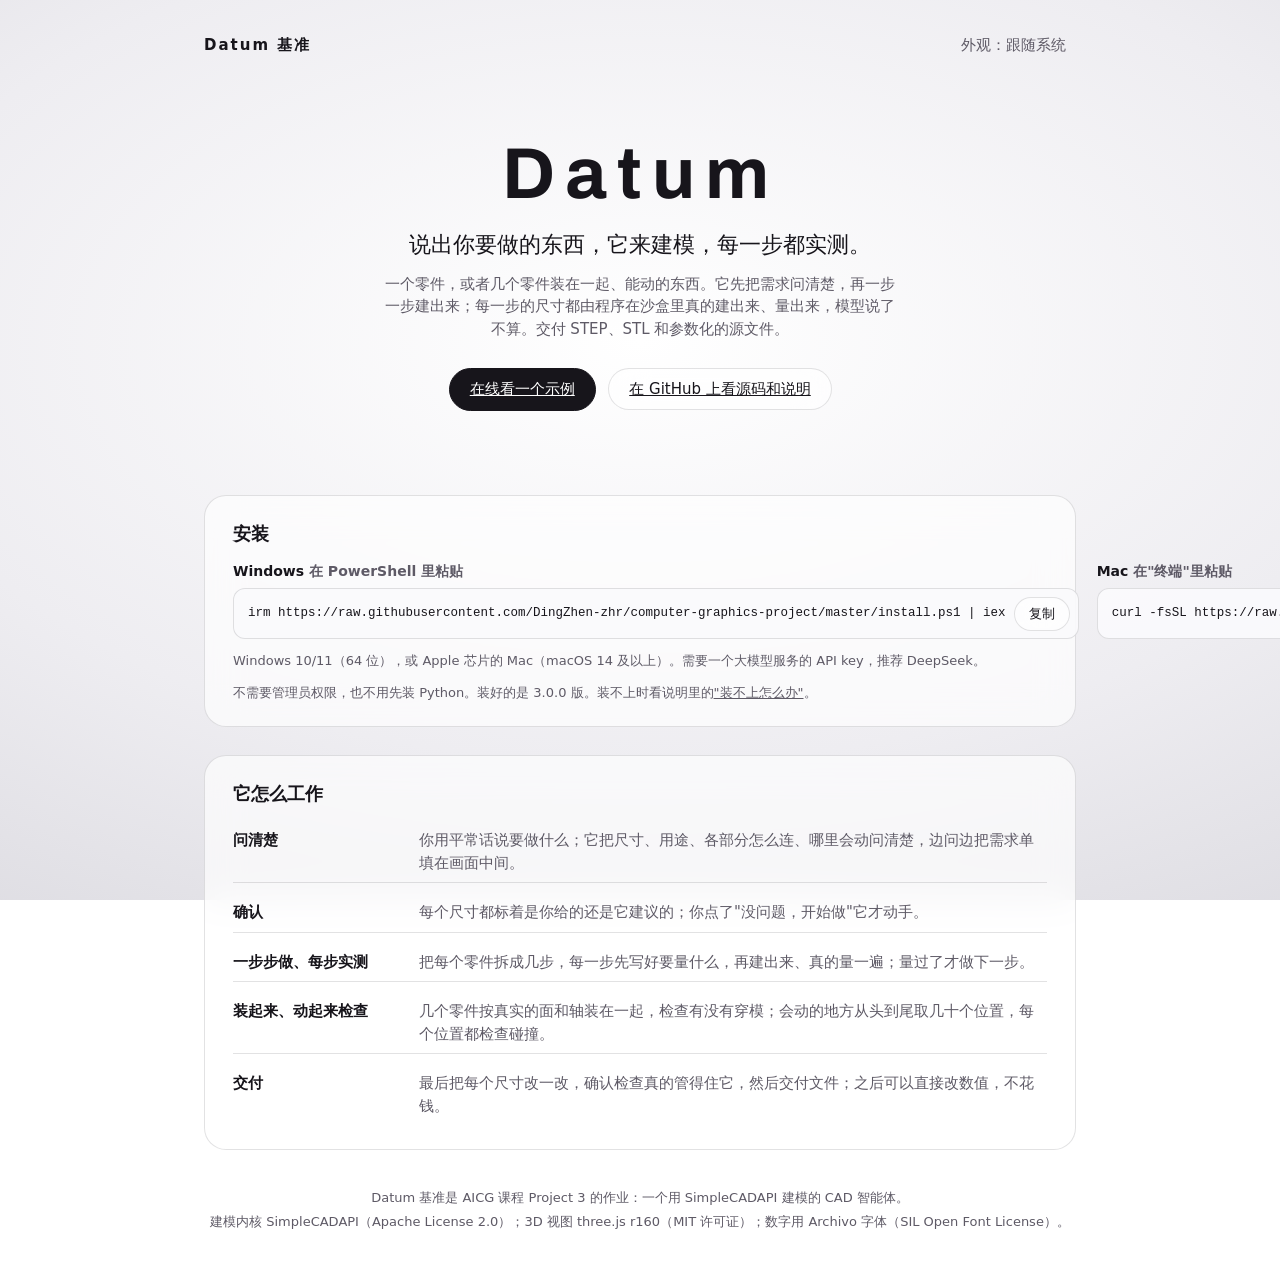
<file: site/index.html>
<!doctype html>
<html lang="zh-CN" data-theme="system">
<head>
  <meta charset="utf-8">
  <meta name="viewport" content="width=device-width, initial-scale=1">
  <title>Datum 基准</title>
  <meta name="description" content="说出你要做的东西，它来建模，每一步都实测。">
  <link rel="icon" type="image/png" href="demo/static/icon.png">
  <!-- Datum 基准 3.0.0 的主页。和桌面端同一套颜色、字和按钮（浅色影棚 / 深色黑曜），不加载任何外部资源 -->
  <link rel="stylesheet" href="demo/static/css/tokens.css">
  <link rel="stylesheet" href="demo/static/css/base.css">
  <style>
    html, body { overflow: auto; height: auto; min-height: 100%; }
    body { background-attachment: fixed; }
    .page { max-width: 920px; margin: 0 auto; padding: 28px 24px 40px; }
    .top { display: flex; justify-content: space-between; align-items: center; gap: 12px; }
    .mark { font-weight: 700; letter-spacing: 2px; }
    .hero { text-align: center; padding: 72px 0 56px; }
    .hero h1 { font-family: var(--font-num); font-weight: var(--h1-weight); font-stretch: var(--h1-stretch); font-size: 72px; letter-spacing: 10px; line-height: 1.1; }
    .hero .lead { font-size: 22px; margin-top: 14px; }
    .hero .note { color: var(--mute); margin: 12px auto 0; max-width: 34em; }
    .hero .acts { display: flex; gap: 12px; justify-content: center; margin-top: 28px; flex-wrap: wrap; }
    section { margin-top: 28px; padding: 24px 28px; border-radius: 22px; background: var(--glass); border: 1px solid var(--line);
              backdrop-filter: blur(18px); -webkit-backdrop-filter: blur(18px); }
    h2 { font-size: 18px; margin-bottom: 14px; }
    h3 { font-size: 14px; font-weight: 700; margin-bottom: 6px; }
    .install { display: grid; grid-template-columns: 1fr 1fr; gap: 18px; }
    .cmd { display: flex; gap: 8px; align-items: center; padding: 8px 8px 8px 14px; border-radius: 12px; background: var(--panel); border: 1px solid var(--line); }
    .cmd code { flex: 1; font-size: 12.5px; overflow-x: auto; white-space: nowrap; }
    .req, .hint { color: var(--mute); font-size: 13px; margin-top: 12px; }
    .steps { list-style: none; display: grid; gap: 10px; }
    .steps li { display: grid; grid-template-columns: 170px 1fr; gap: 16px; padding: 8px 0; border-bottom: 1px solid var(--line); }
    .steps li:last-child { border-bottom: 0; }
    .steps .name { font-weight: 700; }
    .steps .text { color: var(--mute); }
    footer { color: var(--mute); font-size: 13px; text-align: center; margin-top: 36px; line-height: 1.8; }
    .sr-only { position: absolute; width: 1px; height: 1px; overflow: hidden; clip: rect(0 0 0 0); }
    @media (max-width: 720px) {
      .hero h1 { font-size: 48px; letter-spacing: 6px; }
      .install { grid-template-columns: 1fr; }
      .steps li { grid-template-columns: 1fr; gap: 2px; }
    }
  </style>
</head>
<body>
  <div class="page">
    <header class="top">
      <span class="mark">Datum 基准</span>
      <button class="btn-text" type="button" id="theme-btn">外观：跟随系统</button>
    </header>

    <main>
      <div class="hero">
        <h1>Datum</h1>
        <p class="lead">说出你要做的东西，它来建模，每一步都实测。</p>
        <p class="note">一个零件，或者几个零件装在一起、能动的东西。它先把需求问清楚，再一步一步建出来；每一步的尺寸都由程序在沙盒里真的建出来、量出来，模型说了不算。交付 STEP、STL 和参数化的源文件。</p>
        <div class="acts">
          <a class="btn-primary" href="demo/">在线看一个示例</a>
          <a class="btn-glass" href="https://github.com/DingZhen-zhr/computer-graphics-project">在 GitHub 上看源码和说明</a>
        </div>
      </div>

      <section aria-labelledby="h-install">
        <h2 id="h-install">安装</h2>
        <div class="install">
          <div>
            <h3>Windows <span class="mute">在 PowerShell 里粘贴</span></h3>
            <div class="cmd">
              <code id="cmd-win">irm https://raw.githubusercontent.com/DingZhen-zhr/computer-graphics-project/master/install.ps1 | iex</code>
              <button class="btn-glass btn-small" type="button" data-copy="cmd-win" aria-label="复制 Windows 的安装命令">复制</button>
            </div>
          </div>
          <div>
            <h3>Mac <span class="mute">在"终端"里粘贴</span></h3>
            <div class="cmd">
              <code id="cmd-mac">curl -fsSL https://raw.githubusercontent.com/DingZhen-zhr/computer-graphics-project/master/install.sh | sh</code>
              <button class="btn-glass btn-small" type="button" data-copy="cmd-mac" aria-label="复制 Mac 的安装命令">复制</button>
            </div>
          </div>
        </div>
        <p class="req">Windows 10/11（64 位），或 Apple 芯片的 Mac（macOS 14 及以上）。需要一个大模型服务的 API key，推荐 DeepSeek。</p>
        <p class="hint">不需要管理员权限，也不用先装 Python。装好的是 3.0.0 版。装不上时看说明里的<a href="https://github.com/DingZhen-zhr/computer-graphics-project#装不上怎么办">"装不上怎么办"</a>。</p>
        <p class="sr-only" id="copy-status" role="status" aria-live="polite"></p>
      </section>

      <section aria-labelledby="h-how">
        <h2 id="h-how">它怎么工作</h2>
        <ol class="steps">
          <li><span class="name">问清楚</span><span class="text">你用平常话说要做什么；它把尺寸、用途、各部分怎么连、哪里会动问清楚，边问边把需求单填在画面中间。</span></li>
          <li><span class="name">确认</span><span class="text">每个尺寸都标着是你给的还是它建议的；你点了"没问题，开始做"它才动手。</span></li>
          <li><span class="name">一步步做、每步实测</span><span class="text">把每个零件拆成几步，每一步先写好要量什么，再建出来、真的量一遍；量过了才做下一步。</span></li>
          <li><span class="name">装起来、动起来检查</span><span class="text">几个零件按真实的面和轴装在一起，检查有没有穿模；会动的地方从头到尾取几十个位置，每个位置都检查碰撞。</span></li>
          <li><span class="name">交付</span><span class="text">最后把每个尺寸改一改，确认检查真的管得住它，然后交付文件；之后可以直接改数值，不花钱。</span></li>
        </ol>
      </section>
    </main>

    <footer>
      <p>Datum 基准是 AICG 课程 Project 3 的作业：一个用 SimpleCADAPI 建模的 CAD 智能体。</p>
      <p>建模内核 SimpleCADAPI（Apache License 2.0）；3D 视图 three.js r160（MIT 许可证）；数字用 Archivo 字体（SIL Open Font License）。</p>
    </footer>
  </div>

  <script>
    // 外观：跟随系统 → 浅色 → 深色，记在这个浏览器里（存不了也照常显示）
    (function () {
      var order = ["system", "light", "dark"];
      var labels = { system: "跟随系统", light: "浅色", dark: "深色" };
      var btn = document.getElementById("theme-btn");
      function apply(t) {
        document.documentElement.dataset.theme = t;
        btn.textContent = "外观：" + labels[t];
        btn.setAttribute("aria-label", "外观：" + labels[t] + "，点一下切换");
      }
      var saved = "system";
      try { saved = localStorage.getItem("datum.site.theme") || "system"; } catch (e) { saved = "system"; }
      apply(order.indexOf(saved) >= 0 ? saved : "system");
      btn.addEventListener("click", function () {
        var next = order[(order.indexOf(document.documentElement.dataset.theme) + 1) % order.length];
        apply(next);
        try { localStorage.setItem("datum.site.theme", next); } catch (e) { /* 存不了：只在这一页有效 */ }
      });

      // 复制按钮：优先用剪贴板接口；不行就选中文字，请用户自己按 Ctrl+C
      var status = document.getElementById("copy-status");
      document.querySelectorAll("[data-copy]").forEach(function (b) {
        b.addEventListener("click", function () {
          var code = document.getElementById(b.getAttribute("data-copy"));
          var text = code.textContent;
          function done(ok) {
            b.textContent = ok ? "已复制" : "请按 Ctrl+C";
            status.textContent = ok ? "安装命令已复制" : "已选中安装命令，请按 Ctrl+C 复制";
            setTimeout(function () { b.textContent = "复制"; }, 2000);
          }
          function selectIt() {
            var range = document.createRange();
            range.selectNodeContents(code);
            var sel = window.getSelection();
            sel.removeAllRanges();
            sel.addRange(range);
            done(false);
          }
          if (navigator.clipboard && navigator.clipboard.writeText) {
            navigator.clipboard.writeText(text).then(function () { done(true); }, selectIt);
          } else {
            selectIt();
          }
        });
      });
    })();
  </script>
</body>
</html>
</file>
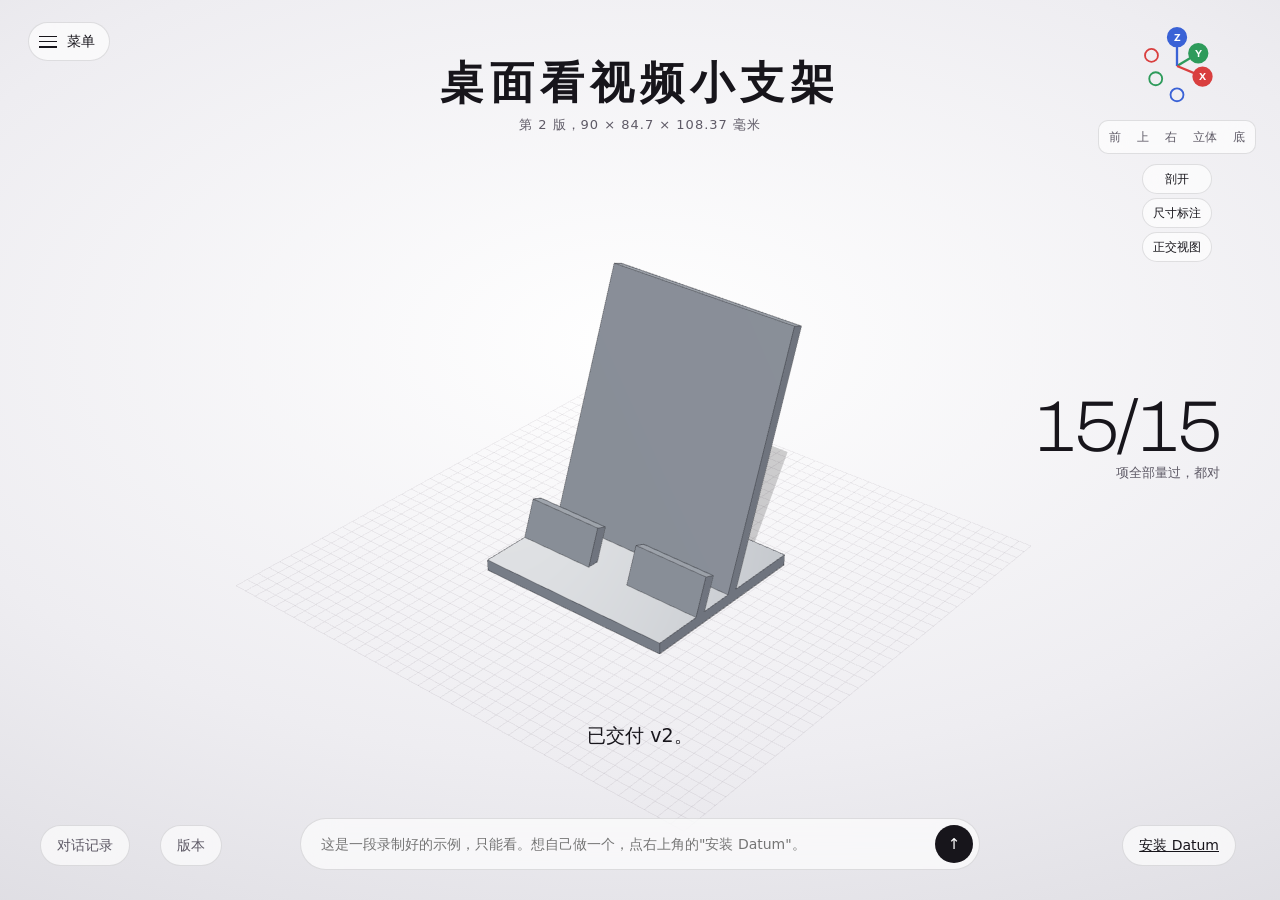
<file: site/demo/index.html>
<!doctype html>
<html lang="zh-CN" data-theme="system" data-mode="static">
<head>
  <meta charset="utf-8">
  <meta name="viewport" content="width=device-width, initial-scale=1">
  <title>在线示例 · Datum 基准</title>
  <link rel="stylesheet" href="./static/css/tokens.css">
  <link rel="stylesheet" href="./static/css/base.css">
  <link rel="stylesheet" href="./static/css/stage.css">
  <link rel="stylesheet" href="./static/css/overlays.css">
  <link rel="stylesheet" href="./static/css/pages.css">
  <script type="importmap">{"imports": {"three": "./static/vendor/three/three.module.js"}}</script>
</head>
<body>
  <div id="view" aria-label="零件的三维画面"></div>
  <div id="labels" class="gone" aria-hidden="true"></div>
  <svg id="svg-ns" class="gone" aria-hidden="true"></svg>

  <button class="menu-btn glass pill" type="button" id="menu-btn" aria-label="菜单"><span class="bars" aria-hidden="true"><i></i><i></i><i></i></span>菜单</button>
  <div class="title fade"><h1 id="title-h1">新零件</h1><p id="title-sub"></p></div>

  <nav class="steps gone" id="steps" aria-label="步骤"></nav>
  <nav class="parts" id="parts" aria-label="零件"></nav>
  <button class="score gone" type="button" id="score" aria-label="查看检查"><b class="num" id="score-n"></b><span id="score-l"></span></button>
  <div class="part-card glass gone" id="part-card" role="status"></div>
  <div class="gizmo fade hide" id="gizmo"></div>

  <section class="brief-card away" id="brief" aria-label="需求单" aria-hidden="true"></section>
  <div class="caption fade" id="caption" role="status" aria-live="polite"></div>
  <div class="choices" id="choices"></div>
  <div class="motion glass gone" id="motion" aria-label="让它动起来"></div>
  <div class="asm-tools gone" id="asm-tools"></div>
  <div class="prompt glass pill" id="prompt"></div>
  <button class="corner history glass pill" type="button" id="history-btn">对话记录</button>
  <button class="corner versions glass pill" type="button" id="versions-btn">版本</button>
  <button class="corner tune-open glass pill gone" type="button" id="tune-open"><svg viewBox="0 0 16 16" fill="none" stroke="currentColor" stroke-width="1.5" aria-hidden="true"><path d="M2 4h7M13 4h1M2 12h2M8 12h6"/><circle cx="11" cy="4" r="2"/><circle cx="6" cy="12" r="2"/></svg>调参数</button>

  <div class="compare-bar glass pill gone" id="compare-bar" role="toolbar" aria-label="对比"></div>
  <div class="compare-changes glass gone" id="compare-changes" role="status"></div>
  <div class="compare-split gone" id="compare-split"></div>

  <div class="scrim" id="scrim"></div>
  <aside class="drawer left" id="menu" aria-label="菜单"></aside>
  <aside class="drawer left" id="history" aria-label="对话记录"></aside>
  <aside class="drawer right" id="inspector" aria-label="检查和版本"></aside>
  <section class="tune-sheet" id="tune" aria-label="调参数" aria-hidden="true"></section>

  <div class="conn glass pill gone" id="conn" role="status" aria-live="polite">连接断开，正在重试</div>
  <section class="page gone" id="page"></section>
  <div class="toast" id="toast" role="status" aria-live="polite"></div>
  <dialog class="dialog" id="dialog" aria-label="确认"></dialog>
  <script type="module" src="./static/js/main.js"></script>
</body>
</html>
</file>
<file: site/demo/static/css/tokens.css>
/* 颜色和尺寸的唯一来源（设计文档第 7.2 节）：浅色"影棚"、深色"黑曜"。别的样式和脚本只用这里的变量。
   三维画面里的颜色（坐标轴、轮廓线、网格、灯光）也从这里读。 */
:root {
  color-scheme: light;
  --bg: radial-gradient(110% 85% at 50% 38%, #FFFFFF 0, #EEEDF1 55%, #D9D8DE 100%);
  --ink: #17151B;
  --mute: #5E5A66;
  --acc: #17151B;
  --acc-ink: #FFFFFF;
  --move: #4767E8;
  --ok: #1F8A4C;
  --bad: #C93A2E;
  --glass: rgba(255, 255, 255, 0.66);
  --line: rgba(23, 21, 27, 0.12);
  --panel: rgba(250, 250, 252, 0.94);
  --scrim: rgba(23, 21, 27, 0.18);
  --axis-x: #D93F3F;
  --axis-y: #2E9B5B;
  --axis-z: #3A62D6;
  --edge: #17151B;
  --sky: #FFFFFF;
  --ground: #C9C7D0;
  --rim: #FFFFFF;
  --part: #8E949D;
  --font-ui: "Microsoft YaHei UI", "PingFang SC", system-ui, sans-serif;
  --font-num: "Archivo", "Microsoft YaHei UI", "PingFang SC", system-ui, sans-serif;
  --r-pill: 999px;
  --r-card: 20px;
  --t: 0.3s cubic-bezier(0.2, 0.8, 0.2, 1);
  --h1-weight: 700;
  --h1-stretch: 100%;
}

:root[data-theme="dark"] {
  color-scheme: dark;
  --bg: radial-gradient(110% 85% at 50% 36%, #1C2230 0, #0A0D13 55%, #030405 100%);
  --ink: #EEF1F6;
  --mute: #8A93A6;
  --acc: #A9CBFF;
  --acc-ink: #08101E;
  --move: #7FB2FF;
  --ok: #7FE0A8;
  --bad: #FF8A80;
  --glass: rgba(255, 255, 255, 0.06);
  --line: rgba(169, 203, 255, 0.18);
  --panel: rgba(10, 13, 19, 0.92);
  --scrim: rgba(0, 0, 0, 0.45);
  --axis-x: #FF6B6B;
  --axis-y: #5BE08F;
  --axis-z: #7AA7FF;
  --edge: #A9CBFF;
  --sky: #3A4766;
  --ground: #020305;
  --rim: #5C8DFF;
  --part: #C4CCD8;
  --font-ui: "Microsoft YaHei UI", "PingFang SC", system-ui, sans-serif;
  --font-num: "Archivo", "Microsoft YaHei UI", "PingFang SC", system-ui, sans-serif;
  --r-pill: 999px;
  --r-card: 20px;
  --t: 0.3s cubic-bezier(0.2, 0.8, 0.2, 1);
  --h1-weight: 300;
  --h1-stretch: 115%;
}

@media (prefers-color-scheme: dark) {
  :root[data-theme="system"] {
    color-scheme: dark;
    --bg: radial-gradient(110% 85% at 50% 36%, #1C2230 0, #0A0D13 55%, #030405 100%);
    --ink: #EEF1F6;
    --mute: #8A93A6;
    --acc: #A9CBFF;
    --acc-ink: #08101E;
    --move: #7FB2FF;
    --ok: #7FE0A8;
    --bad: #FF8A80;
    --glass: rgba(255, 255, 255, 0.06);
    --line: rgba(169, 203, 255, 0.18);
    --panel: rgba(10, 13, 19, 0.92);
    --scrim: rgba(0, 0, 0, 0.45);
    --axis-x: #FF6B6B;
    --axis-y: #5BE08F;
    --axis-z: #7AA7FF;
    --edge: #A9CBFF;
    --sky: #3A4766;
    --ground: #020305;
    --rim: #5C8DFF;
    --part: #C4CCD8;
    --h1-weight: 300;
    --h1-stretch: 115%;
  }
}
</file>
<file: site/demo/static/css/base.css>
/* 基础：字体、正文、三种按钮、输入框、焦点、玻璃质感、减少动态效果。 */
@font-face {
  font-family: "Archivo";
  src: url("../fonts/Archivo.ttf") format("truetype");
  font-weight: 100 900;
  font-stretch: 62% 125%;
  font-display: swap;
}

* { box-sizing: border-box; margin: 0; padding: 0; }
html, body { height: 100%; overflow: hidden; }
body {
  background: var(--bg);
  color: var(--ink);
  font-family: var(--font-ui);
  font-size: 15px;
  line-height: 1.5;
}
button, input, select, textarea { font: inherit; color: inherit; background: none; border: 0; }
button { cursor: pointer; }
button:disabled { cursor: default; opacity: 0.4; }
a { color: inherit; }
.num { font-family: var(--font-num); font-variant-numeric: tabular-nums; }
.mute { color: var(--mute); }
.small { font-size: 13px; }
.hide { opacity: 0 !important; pointer-events: none !important; }
.gone { display: none !important; }
.fade { transition: opacity var(--t), transform var(--t); }
.sr { position: absolute; width: 1px; height: 1px; overflow: hidden; clip: rect(0 0 0 0); white-space: nowrap; }

.glass {
  background: var(--glass);
  border: 1px solid var(--line);
  backdrop-filter: blur(18px);
  -webkit-backdrop-filter: blur(18px);
}
.pill { border-radius: var(--r-pill); }

/* 按钮：主要（强调色实心，一个画面最多一个）、玻璃、文字 */
.btn-primary, .btn-glass, .btn-text {
  display: inline-flex; align-items: center; justify-content: center; gap: 8px;
  padding: 9px 20px; border-radius: var(--r-pill); font-size: 15px; white-space: nowrap;
  transition: background var(--t), color var(--t), border-color var(--t);
}
.btn-primary { background: var(--acc); color: var(--acc-ink); border: 1px solid var(--acc); }
.btn-glass { background: var(--glass); border: 1px solid var(--line); backdrop-filter: blur(18px); -webkit-backdrop-filter: blur(18px); }
.btn-glass:hover:not(:disabled), .btn-glass[aria-pressed="true"] { border-color: var(--acc); }
.btn-glass[aria-pressed="true"] { background: var(--acc); color: var(--acc-ink); }
.btn-text { padding: 6px 10px; color: var(--mute); }
.btn-text:hover:not(:disabled) { color: var(--ink); }
.btn-small { padding: 6px 14px; font-size: 13px; }

input[type="text"], input[type="number"], input[type="password"], textarea, select {
  border: 1px solid var(--line); border-radius: 10px; background: var(--glass); padding: 7px 10px;
}
input[type="range"] { width: 100%; accent-color: var(--acc); }
textarea { resize: none; }

:focus { outline: none; }
:focus-visible { outline: 2px solid var(--acc); outline-offset: 2px; }

.status-ok { color: var(--ok); }
.status-bad { color: var(--bad); }
.status-none { color: var(--mute); }

@keyframes pulse { 50% { opacity: 0.25; } }
@keyframes spin { to { transform: rotate(360deg); } }

@media (prefers-reduced-motion: reduce) {
  *, *::before, *::after { transition: none !important; animation: none !important; }
}
</file>
<file: site/demo/static/css/stage.css>
/* 舞台：三维画布占满窗口，其余东西浮在四周，不挡住中间的零件。 */
#view { position: fixed; inset: 0; }
#view canvas { display: block; width: 100%; height: 100%; cursor: grab; }
#view canvas:active { cursor: grabbing; }
#view .shot { position: absolute; left: 50%; top: 50%; max-width: 60vw; max-height: 60vh; transform: translate(-50%, -50%); }

.menu-btn { position: fixed; z-index: 5; top: 22px; left: 28px; display: flex; align-items: center; gap: 10px; padding: 8px 14px 8px 10px; font-size: 14px; }
.menu-btn .bars { width: 18px; height: 12px; display: flex; flex-direction: column; justify-content: space-between; }
.menu-btn .bars i { display: block; height: 1.5px; background: var(--ink); }

.title { position: fixed; top: 58px; left: 200px; right: 200px; text-align: center; pointer-events: none; }
.title h1 {
  font-family: var(--font-num); font-weight: var(--h1-weight); font-stretch: var(--h1-stretch);
  font-size: 44px; letter-spacing: 6px; line-height: 1.15; overflow: hidden; text-overflow: ellipsis; white-space: nowrap;
}
.title p { margin-top: 6px; color: var(--mute); font-size: 13px; letter-spacing: 1px; }

.caption {
  position: fixed; left: 50%; bottom: 150px; transform: translateX(-50%); width: min(760px, calc(100vw - 420px));
  text-align: center; font-size: 19px; line-height: 1.6; max-height: 6.4em; overflow: hidden;
}
.choices { position: fixed; left: 50%; bottom: 98px; transform: translateX(-50%); display: flex; gap: 12px; }
body.has-motion .caption { bottom: 214px; }
body.has-motion .choices { bottom: 176px; }

.prompt {
  position: fixed; left: 50%; bottom: 30px; transform: translateX(-50%); width: min(680px, calc(100vw - 480px));
  display: flex; align-items: flex-end; gap: 8px; padding: 6px 6px 6px 20px;
}
.prompt textarea { flex: 1; background: none; border: 0; padding: 8px 0; max-height: 132px; font-size: 14px; line-height: 1.5; }
.prompt textarea:disabled { overflow: hidden; }
.prompt textarea:focus-visible { outline: none; }
.prompt:has(textarea:focus-visible) { outline: 2px solid var(--acc); outline-offset: 2px; }
.prompt .send { width: 38px; height: 38px; flex: none; border-radius: 50%; background: var(--acc); color: var(--acc-ink); display: flex; align-items: center; justify-content: center; }
.prompt .send.stop { background: var(--bad); color: var(--acc-ink); }

.corner { position: fixed; z-index: 4; padding: 9px 16px; font-size: 14px; display: flex; align-items: center; gap: 8px; }
.corner.history { left: 40px; bottom: 34px; color: var(--mute); }
.corner.tune-open { right: 44px; bottom: 34px; }
.corner.tune-open svg { width: 16px; height: 16px; }

/* 左边：单零件是步骤，多零件是零件清单 */
#steps, .parts { position: fixed; left: 34px; top: 40%; transform: translateY(-50%); display: flex; flex-direction: column; gap: 4px; width: 220px; max-height: calc(100vh - 380px); overflow: auto; }
#steps button, #steps .step, .parts button {
  display: grid; grid-template-columns: 12px 1fr auto; gap: 10px; align-items: center; padding: 8px 12px;
  border-radius: 12px; text-align: left; font-size: 14px; color: var(--mute);
}
#steps button:hover, #steps button.on, .parts button:hover, .parts button.on { background: var(--glass); color: var(--ink); }
#steps i, .parts i { width: 10px; height: 10px; border-radius: 50%; background: var(--line); }
.parts i { border-radius: 50%; }
#steps i.done { background: var(--ok); }
#steps i.failed { background: var(--bad); }
#steps small { color: var(--mute); font-size: 12px; padding: 0 12px 4px; }
#steps i.run, .parts .run { animation: pulse 1s infinite; }
#steps em, .parts em { font-style: normal; font-size: 12px; }
.parts small { color: var(--mute); font-size: 12px; padding: 0 12px 4px; }
.parts .all { display: block; margin-top: 6px; font-size: 13px; padding: 7px 12px; }

.score { position: fixed; right: 44px; top: 50%; transform: translateY(-60%); text-align: right; padding: 12px 16px; border-radius: 16px; }
.score:hover { background: var(--glass); }
.score b { display: block; font-family: var(--font-num); font-weight: 200; font-stretch: 110%; font-size: 72px; line-height: 0.95; letter-spacing: -2px; }
.score span { color: var(--mute); font-size: 13px; }

.part-card { position: fixed; right: 34px; top: calc(50% + 56px); width: 240px; padding: 14px 18px; border-radius: var(--r-card); font-size: 13px; line-height: 1.7; }
.part-card h3 { font-size: 16px; margin-bottom: 4px; }

/* 坐标轴小图和五个视角按钮 */
.gizmo { position: fixed; z-index: 4; right: 24px; top: 18px; width: auto; display: flex; flex-direction: column; align-items: center; gap: 6px; }
.gizmo svg { width: 96px; height: 96px; border-radius: 50%; cursor: pointer; }
.gizmo svg:hover { background: var(--glass); }
.gizmo .views { display: flex; gap: 2px; padding: 3px; border-radius: 10px; white-space: nowrap; }
.gizmo .views button { font-size: 12px; padding: 4px 7px; border-radius: 8px; color: var(--mute); }
.gizmo .views button:hover { background: var(--glass); color: var(--ink); }
.view-tools { display: flex; flex-direction: column; gap: 4px; margin-top: 4px; }
.view-tools .btn-glass { font-size: 12px; padding: 5px 10px; }
.section-ctl { display: flex; align-items: center; gap: 6px; font-size: 12px; color: var(--mute); }
.section-ctl input[type="range"] { width: 80px; }

/* 多零件：左下的看图工具、名字标签、底部的运动条 */
.asm-tools { position: fixed; left: 34px; bottom: 84px; display: flex; gap: 8px; align-items: center; flex-wrap: wrap; max-width: 360px; }
.asm-tools .btn-glass { font-size: 13px; padding: 7px 14px; color: var(--mute); }
.asm-tools .btn-glass[aria-pressed="true"] { color: var(--acc-ink); }
.asm-tools .explode { display: flex; align-items: center; gap: 8px; padding: 5px 14px; font-size: 13px; color: var(--mute); }
.asm-tools .explode input { width: 100px; }
#labels { position: fixed; inset: 0; pointer-events: none; }
#labels svg { position: absolute; inset: 0; width: 100%; height: 100%; }
#labels svg line { stroke: var(--mute); stroke-width: 1; }
#labels .label { position: absolute; font-size: 12.5px; padding: 3px 10px; white-space: nowrap; }

.motion { position: fixed; left: 50%; bottom: 96px; transform: translateX(-50%); width: min(600px, calc(100vw - 480px)); padding: 10px 18px; border-radius: var(--r-card); }
.motion .row { display: flex; align-items: center; gap: 12px; font-size: 13px; color: var(--mute); }
.motion .row b { color: var(--ink); font-family: var(--font-num); font-size: 20px; font-weight: 500; min-width: 64px; text-align: right; }
.motion .play { width: 32px; height: 32px; flex: none; border-radius: 50%; background: var(--acc); color: var(--acc-ink); display: flex; align-items: center; justify-content: center; font-size: 12px; }
.motion input[type="range"] { flex: 1; accent-color: var(--move); }
.motion .ticks { display: flex; justify-content: space-between; margin: 2px 76px 0 44px; }
.motion .ticks i { width: 3px; height: 6px; border-radius: 50%; background: var(--ok); }
.motion .ticks i.hit { background: var(--bad); }
.motion .st { margin-top: 4px; font-size: 13px; }
.motion .st.bad { color: var(--bad); }

.conn { position: fixed; z-index: 70; top: 16px; left: 50%; transform: translateX(-50%); padding: 6px 16px; font-size: 13px; }
.dims { position: fixed; inset: 0; z-index: 3; pointer-events: none; }
.dim-label { position: absolute; left: 0; top: 0; font-size: 12px; padding: 2px 8px; }
.corner.versions { left: 160px; bottom: 34px; color: var(--mute); }
.asm-tools { flex-direction: column; align-items: flex-start; }
</file>
<file: site/demo/static/css/overlays.css>
/* 浮层：需求单卡片、抽屉、调参数面板、对比条、提示条、确认框。 */
.brief-card {
  position: fixed; z-index: 6; left: 50%; top: 150px; width: min(560px, calc(100vw - 480px)); overflow: auto;
  /* 标题下面开始排，下面给字幕（离底 150px、最多三行左右）留出地方：窗口矮的时候卡片里面滚动，不和字幕叠在一起 */
  max-height: calc(100vh - 150px - 270px);
  transform: translate(-50%, 0); border-radius: 22px; padding: 24px 28px; background: var(--panel); border: 1px solid var(--line);
  backdrop-filter: blur(24px); -webkit-backdrop-filter: blur(24px); transition: transform 0.45s cubic-bezier(0.2, 0.8, 0.2, 1), opacity 0.45s;
}
.brief-card.away { transform: translate(-50%, -100%) scale(0.6); opacity: 0; pointer-events: none; }
.brief-card h2 { font-size: 22px; font-weight: 700; }
.brief-card .sub { color: var(--mute); font-size: 13px; margin: 4px 0 12px; }
.brief-card h3 { font-size: 12px; color: var(--mute); font-weight: 500; margin: 14px 0 4px; }
.brief-card .row { display: grid; grid-template-columns: 1fr auto 100px; gap: 10px; align-items: center; padding: 8px 2px; border-bottom: 1px solid var(--line); font-size: 14px; }
.brief-card .v { text-align: right; font-family: var(--font-num); font-size: 16px; }
.brief-card li { list-style: none; font-size: 14px; line-height: 1.7; }
.brief-card .act { display: flex; gap: 10px; margin-top: 18px; }
.tag { font-size: 11px; padding: 2px 8px; border-radius: var(--r-pill); border: 1px solid var(--line); color: var(--mute); justify-self: start; }
.tag.user { background: var(--acc); color: var(--acc-ink); border-color: var(--acc); }
.wait { color: var(--mute); border-bottom: 1.5px dashed var(--mute); animation: pulse 1.4s infinite; font-size: 13px; }

.scrim { position: fixed; inset: 0; z-index: 30; background: var(--scrim); opacity: 0; pointer-events: none; transition: opacity var(--t); }
.scrim.on { opacity: 1; pointer-events: auto; }
.drawer {
  position: fixed; z-index: 31; top: 12px; bottom: 12px; width: min(440px, calc(100vw - 24px)); padding: 20px 22px;
  border-radius: 22px; background: var(--panel); border: 1px solid var(--line); backdrop-filter: blur(24px); -webkit-backdrop-filter: blur(24px);
  display: flex; flex-direction: column; gap: 12px; overflow: auto; transition: transform var(--t);
}
.drawer.left { left: 12px; transform: translateX(calc(-100% - 24px)); }
.drawer.right { right: 12px; transform: translateX(calc(100% + 24px)); }
.drawer.on { transform: none; }
.drawer header { display: flex; align-items: center; gap: 10px; }
.drawer header h2 { font-size: 17px; font-weight: 700; }
.drawer header .x { margin-left: auto; width: 32px; height: 32px; border-radius: 50%; font-size: 20px; color: var(--mute); }
.drawer h3 { font-size: 12px; color: var(--mute); font-weight: 500; margin-top: 8px; }
.tabs { display: flex; gap: 4px; }
.tabs button { padding: 6px 14px; border-radius: var(--r-pill); color: var(--mute); font-size: 14px; }
.tabs button[aria-selected="true"] { background: var(--glass); color: var(--ink); border: 1px solid var(--line); }
.list { display: flex; flex-direction: column; gap: 2px; }
.list .item { display: flex; align-items: center; gap: 10px; padding: 9px 10px; border-radius: 12px; text-align: left; }
.list .item:hover, .list .item.on { background: var(--glass); }
.list .item .grow { flex: 1; min-width: 0; overflow: hidden; text-overflow: ellipsis; white-space: nowrap; }
.check { display: grid; grid-template-columns: 64px 1fr auto; gap: 8px; align-items: baseline; padding: 6px 2px; border-bottom: 1px solid var(--line); font-size: 13px; }
.check .val { font-family: var(--font-num); text-align: right; }
.check .detail { grid-column: 2 / 4; color: var(--mute); font-size: 12px; }
.version { display: grid; grid-template-columns: 72px 1fr; gap: 12px; padding: 10px 4px; border-bottom: 1px solid var(--line); }
.version img { width: 72px; height: 56px; object-fit: contain; border-radius: 10px; background: var(--glass); }
.version .acts { display: flex; flex-wrap: wrap; gap: 6px; margin-top: 6px; }
.turn { padding: 8px 0; border-bottom: 1px solid var(--line); font-size: 14px; }
.turn .who { font-size: 12px; color: var(--mute); }
.turn details { margin-top: 4px; color: var(--mute); font-size: 13px; }
.turn summary { cursor: pointer; }

.tune-sheet {
  position: fixed; z-index: 25; left: 12px; right: 12px; bottom: 12px; height: 290px; border-radius: 22px; background: var(--panel);
  border: 1px solid var(--line); backdrop-filter: blur(24px); -webkit-backdrop-filter: blur(24px); padding: 16px 24px;
  transform: translateY(110%); transition: transform var(--t); display: flex; flex-direction: column;
}
.tune-sheet.on { transform: none; }
.tune-sheet header { display: flex; align-items: center; gap: 14px; margin-bottom: 8px; }
.tune-sheet header h2 { font-size: 17px; font-weight: 700; }
.tune-sheet header span { color: var(--mute); font-size: 13px; }
.tune-sheet header .x { margin-left: auto; width: 32px; height: 32px; border-radius: 50%; font-size: 20px; color: var(--mute); }
.tune-sheet .groups { display: flex; gap: 28px; flex: 1; overflow: auto; }
.tune-sheet .group { flex: 1; min-width: 240px; }
.tune-sheet .group h3 { font-size: 12px; color: var(--mute); font-weight: 500; margin-bottom: 4px; }
.prow { display: grid; grid-template-columns: 88px minmax(80px, 1fr) 78px 26px 48px; gap: 10px; align-items: center; padding: 5px 0 5px 8px; margin-left: -11px; border-left: 3px solid transparent; }
.prow.changed { border-left-color: var(--acc); }
.prow label { font-size: 14px; overflow: hidden; text-overflow: ellipsis; white-space: nowrap; }
.prow input[type="number"] { width: 78px; text-align: right; font-family: var(--font-num); font-size: 16px; padding: 3px 6px; }
.prow small { color: var(--mute); font-size: 12px; }
.tune-sheet footer { display: flex; align-items: center; gap: 12px; border-top: 1px solid var(--line); padding-top: 10px; }
.tune-sheet footer .st { color: var(--mute); font-size: 13px; flex: 1; }

.compare-bar { position: fixed; z-index: 20; left: 50%; top: 150px; transform: translateX(-50%); display: flex; align-items: center; gap: 8px; padding: 6px; }
.compare-changes { position: fixed; z-index: 20; left: 50%; bottom: 96px; transform: translateX(-50%); width: min(600px, calc(100vw - 480px)); padding: 12px 18px; border-radius: var(--r-card); font-size: 14px; max-height: 160px; overflow: auto; }
.compare-split { position: fixed; top: 0; bottom: 0; left: 50%; width: 1px; background: var(--line); pointer-events: none; }

.toast { position: fixed; z-index: 80; left: 50%; top: 18px; transform: translate(-50%, -20px); padding: 8px 18px; border-radius: var(--r-pill); background: var(--panel); border: 1px solid var(--line); opacity: 0; pointer-events: none; transition: opacity var(--t), transform var(--t); font-size: 14px; }
.toast.show { opacity: 1; transform: translate(-50%, 0); }
dialog.dialog { margin: auto; border: 1px solid var(--line); border-radius: var(--r-card); background: var(--panel); color: var(--ink); padding: 22px 24px; width: min(420px, 90vw); }
dialog.dialog::backdrop { background: var(--scrim); }
.dialog-body { display: flex; flex-direction: column; gap: 12px; }
.dialog-body h3 { font-size: 16px; }
.dialog-actions { display: flex; justify-content: flex-end; gap: 8px; }
.field { display: flex; flex-direction: column; gap: 4px; font-size: 13px; color: var(--mute); }
.field input { color: var(--ink); }
.compare-title { padding: 0 8px; }
.compare-sub { margin-top: 6px; }
.menu-open { text-align: left; padding: 0; }
.fallback-note { position: fixed; left: 50%; top: 130px; transform: translateX(-50%); font-size: 14px; color: var(--mute); text-align: center; }
.prow .tag { white-space: nowrap; }
</file>
<file: site/demo/static/css/pages.css>
/* 整页：引导、设置、案例库。背景还是同一个舞台，内容放在居中的玻璃面板里。 */
.page { position: fixed; inset: 0; z-index: 50; background: var(--bg); overflow: auto; padding: 40px 24px; }
.page.gone { display: none; }
.page-panel {
  max-width: 760px; margin: 0 auto; padding: 28px 32px; border-radius: 22px; background: var(--panel); border: 1px solid var(--line);
  backdrop-filter: blur(24px); -webkit-backdrop-filter: blur(24px);
}
.page-narrow { display: flex; flex-direction: column; gap: 16px; }
.page-title { font-size: 22px; font-weight: 700; }
.page-top { display: flex; justify-content: space-between; align-items: baseline; gap: 12px; }
.page-actions { display: flex; flex-wrap: wrap; align-items: center; gap: 8px; }
.muted { color: var(--mute); }
.mono { font-family: var(--font-num); font-variant-numeric: tabular-nums; }
.field-row { display: grid; grid-template-columns: repeat(auto-fit, minmax(180px, 1fr)); gap: 12px; }
.field.wide input { max-width: 420px; }
.note-block { max-width: 36em; border-left: 2px solid var(--line); padding-left: 12px; }
.section-head { display: flex; align-items: baseline; gap: 10px; margin-top: 8px; }
.section-no { font-family: var(--font-num); color: var(--mute); font-size: 12px; }
.section-title { font-size: 16px; font-weight: 700; }
.section-meta { color: var(--mute); font-size: 12px; margin-left: auto; }
.status { font-size: 13px; }
.status.ok { color: var(--ok); }
.status.bad { color: var(--bad); }
.status.none { color: var(--mute); }
.table { border-collapse: collapse; font-size: 13px; }
.table td, .table th { padding: 4px 10px 4px 0; text-align: left; border-bottom: 1px solid var(--line); }
.tag-suggested { font-size: 11px; padding: 2px 8px; border-radius: var(--r-pill); border: 1px solid var(--line); color: var(--mute); }

/* 引导 */
.ruler.steps { display: flex; gap: 16px; list-style: none; font-size: 12px; color: var(--mute); }
.ruler.steps .tick { display: flex; align-items: center; gap: 6px; }
.ruler.steps .tick-mark { width: 8px; height: 8px; border-radius: 50%; background: var(--line); }
.ruler.steps .tick.done .tick-mark, .ruler.steps .tick.current .tick-mark { background: var(--acc); }
.ruler.steps .tick.current { color: var(--ink); }
.choice-list { display: flex; flex-direction: column; gap: 4px; }
.choice { display: grid; grid-template-columns: 9em minmax(0, 1fr); gap: 12px; align-items: baseline; text-align: left; padding: 10px 14px; border-radius: 12px; border: 1px solid transparent; }
.choice:hover { background: var(--glass); }
.choice.on { border-color: var(--acc); background: var(--glass); }
.choice-name { font-weight: 700; }
.key-input { font-family: var(--font-num); width: 100%; max-width: 420px; }

/* 设置 */
.settings { display: grid; grid-template-columns: 180px minmax(0, 1fr); gap: 24px; }
.set-nav { display: flex; flex-direction: column; gap: 12px; }
.set-nav ol { display: flex; flex-direction: column; gap: 2px; list-style: none; }
.set-nav a { display: flex; gap: 8px; padding: 6px 10px; border-radius: 10px; text-decoration: none; font-size: 13px; }
.set-nav a:hover { background: var(--glass); }
.set-body { display: flex; flex-direction: column; gap: 28px; }
.set-block { display: flex; flex-direction: column; gap: 10px; scroll-margin-top: 20px; }
.set-block .field { max-width: 420px; }
.set-note { font-size: 13px; }
.toggle { display: grid; grid-template-columns: auto minmax(0, 1fr); gap: 12px; align-items: start; padding: 8px 0; border-bottom: 1px solid var(--line); cursor: pointer; }
.toggle input { margin-top: 4px; }
.toggle-text { display: flex; flex-direction: column; gap: 2px; }
.radio-row { display: flex; gap: 20px; }
.radio { display: flex; gap: 8px; align-items: center; cursor: pointer; }
.path { word-break: break-all; }

/* 案例库 */
.case-list { display: flex; flex-direction: column; }
.case { padding: 12px 0; border-bottom: 1px solid var(--line); display: flex; flex-direction: column; gap: 4px; }
.case-head { display: flex; align-items: baseline; gap: 12px; }
.case-head h3 { font-size: 14px; font-weight: 700; }
.case-tags { display: flex; flex-wrap: wrap; gap: 4px; flex: 1; }
.case-request { font-size: 13px; }
.case-stages { display: flex; flex-wrap: wrap; gap: 4px 16px; color: var(--mute); }
.empty-note { display: flex; flex-direction: column; align-items: flex-start; gap: 4px; }
.fatal { position: fixed; inset: 0; display: flex; flex-direction: column; align-items: center; justify-content: center; gap: 8px; }
</file>
